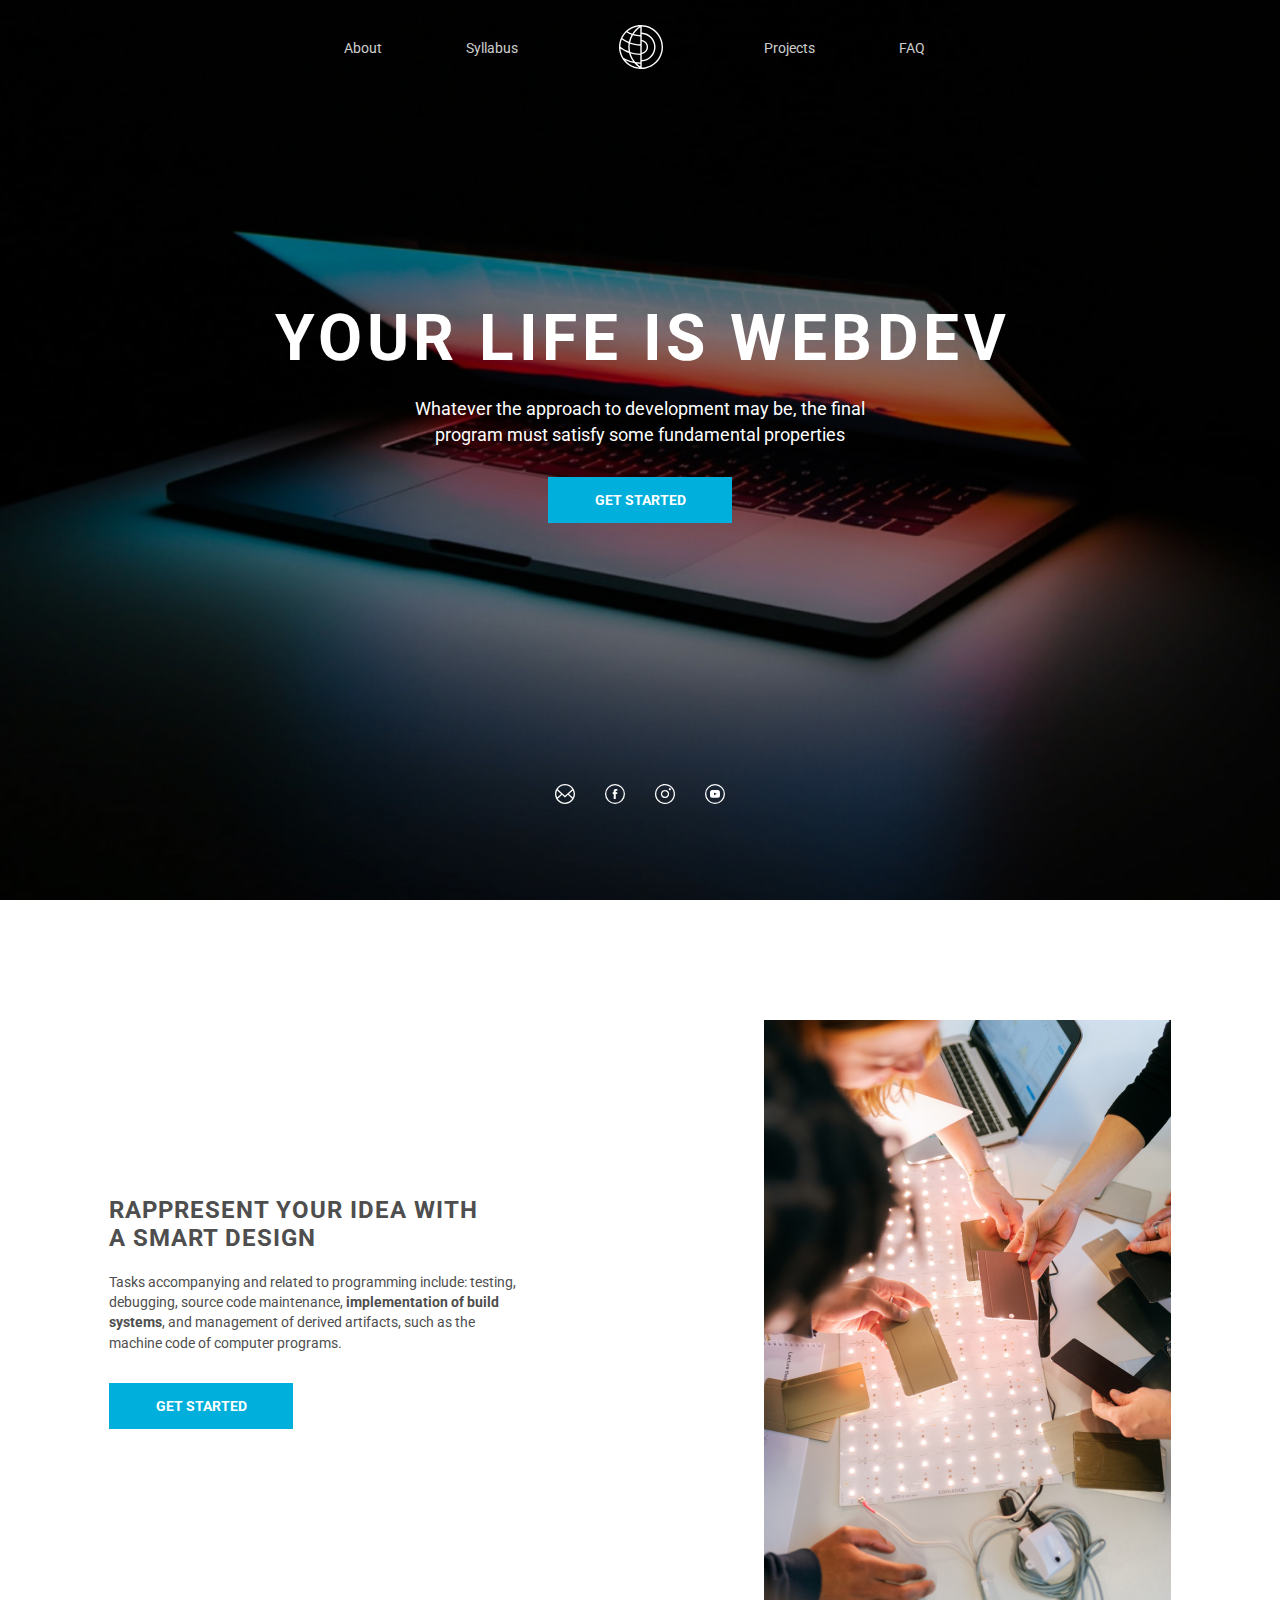
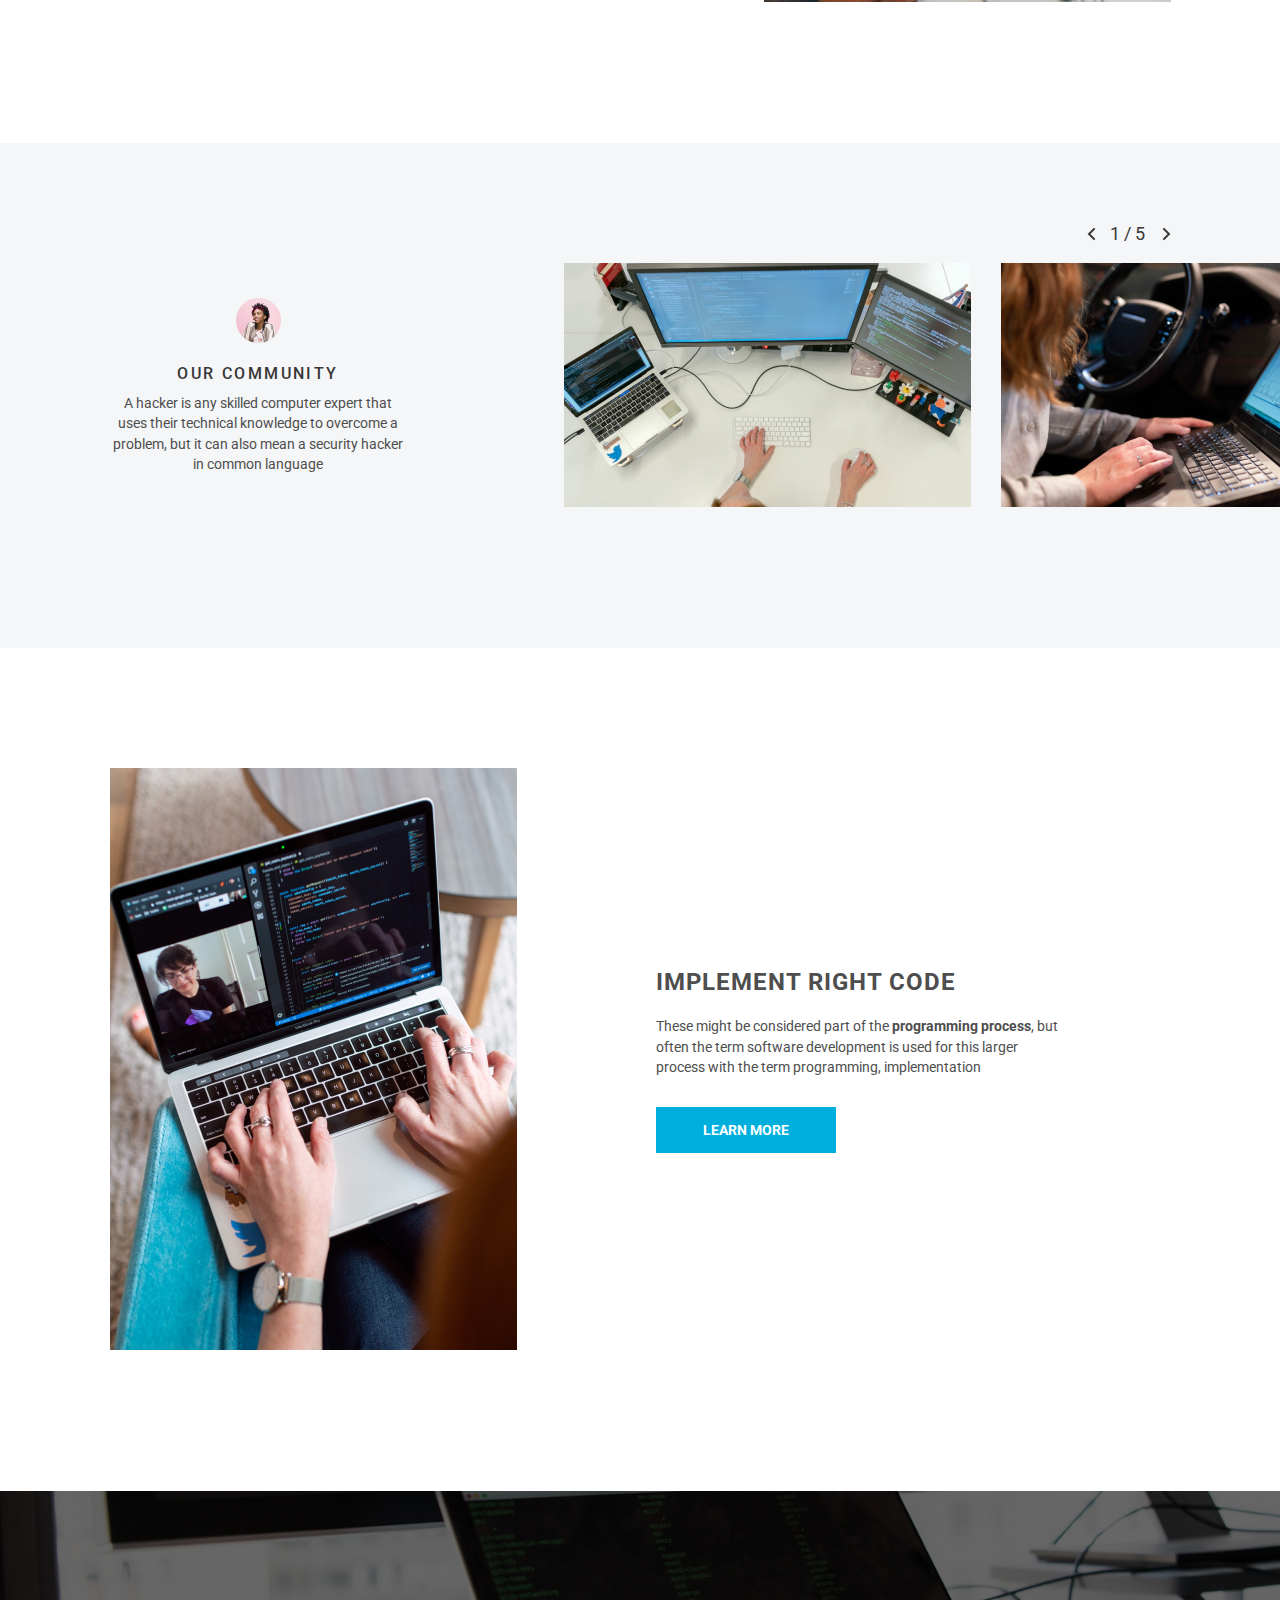
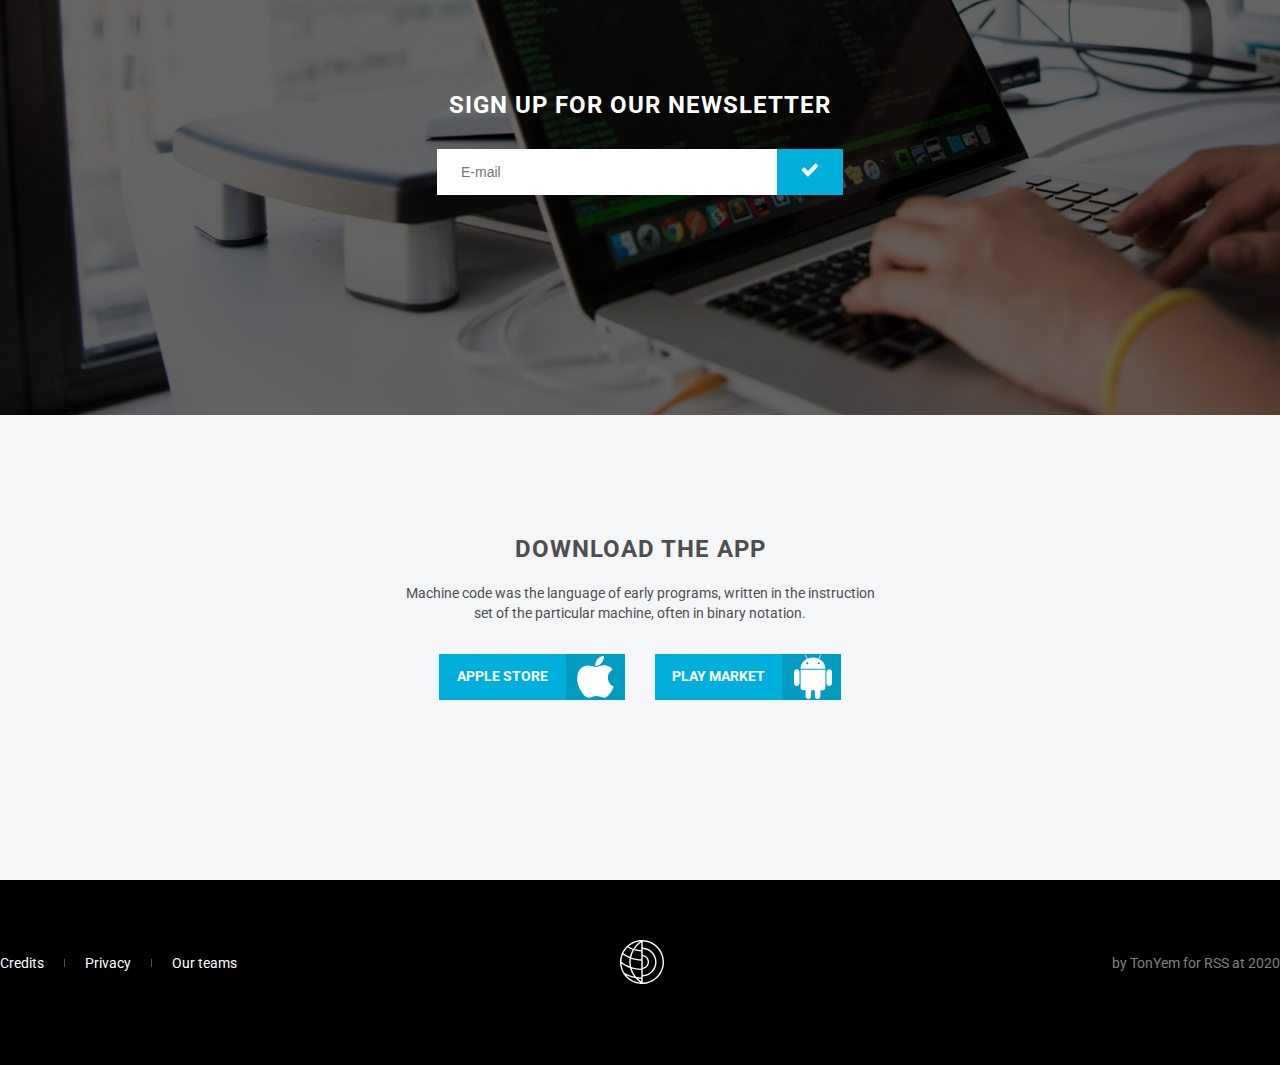
<file: index.html>
<!DOCTYPE HTML>
<html lang="en">
<head>
    <meta charset=utf-8>
    <title>No Phototime</title>
    <link href="https://fonts.googleapis.com/css2?family=Roboto:ital,wght@0,100;0,300;0,400;0,500;0,700;0,900;1,100;1,300;1,400;1,500;1,700;1,900&display=swap" rel="stylesheet"> 
    <link rel="stylesheet" href="style.css">
</head>
<body>
<header>
    <div class="container">
        <nav>
            <div class="side_nav">
                <a class="nav_link" href="#">About</a>
                <a class="nav_link" href="#">Syllabus</a>                    
            </div>
            <div id="logo"><img src="assets/Vector.svg" alt="logo"></div>
            <div class="side_nav">
                <a class="nav_link" href="#">Projects</a>
                <a class="nav_link" href="#">FAQ</a>                    
            </div>
        </nav>
     </div>
</header>

<div class="socials">
    <div class="container">
        <div class="socials_content">
            <a class="social_link" href="#"><img src="assets/mail.svg" alt="mail"></a>
            <a class="social_link" href="#"><img src="assets/facebook_fff.svg" alt="mail"></a>
            <a class="social_link" href="#"><img src="assets/insta_fff.svg" alt="mail"></a>
            <a class="social_link" href="#"><img src="assets/telegram_fff.svg" alt="mail"></a>
        </div>
    </div>
</div>

<div class="intro">
    <div class="container">
        <div class="inner_intro">
            <div class="intro_content">
                <h1 class="intro_title">your life is WebDev</h1>
                <p class="intro_text">Whatever the approach to development may be, the final program must satisfy some fundamental properties</p>
                <a class="start_button" href="#">Get started</a>
            </div>
        </div> 
    </div>
</div>

<div class="rappresent">
    <div class="container">
        <div class="inner_rappresent">
            <div class="rappresent_content">
                <h2 class="subtitle">Rappresent your idea with <br>a smart Design</h2>
                <p class="text_block">Tasks accompanying and related to programming include: testing, debugging, source code maintenance, <b>implementation of build systems</b>, and management of derived artifacts, such as the machine code of computer programs. </p>
                <a class="start_button" href="#">Get started</a>
            </div>
            <div class="spacer_img"></div>
            <div class="content_image">
                <img src="assets/content-image-1.jpg" alt="pic">
            </div>
        </div>
    </div>
</div>

<div class="community gray_bg">
    <div class="container">        
        <div class="inner_community">
            <div class="user_card">
                <div class="userpic_wrapper">
                    <img src="assets/userpic.png" alt="userpic">
                </div>
                <h3 class="user_card_title">our community</h3>
                <p class="user_card_text">A hacker is any skilled computer expert that uses their technical knowledge to overcome a problem, but it can also mean a security hacker in common language</p>
            </div>

            <div class="nav_slider">
                <div class="slider_nav_btn"><a class="slider_btn" href="#"><img src="assets/left-arrow.svg" alt="prev"></a></div>
                <p class="slider_counter">1 / 5</p>
                <div class="slider_nav_btn"><a class="slider_btn" href="#"><img src="assets/right-arrow.svg" alt="next"></a></div>
            </div>

            <div class="slider">
                <div class="slide" id="slide-1"></div>
                <div class="slide" id="slide-2"></div>
                <div class="slide" id="slide-3"></div>
            </div> 
        </div>                
    </div>    
</div>

<div class="rappresent">
    <div class="container">
        <div class="inner_implement">
            <div class="content_image">
                <img src="assets/pexel-3.jpg" alt="pic">
            </div>
            <div class="spacer_img2"></div>
            <div class="rappresent_content">
                <h2 class="subtitle">Implement right Code</h2>
                <p class="text_block">These might be considered part of the <b>programming process</b>, but often the term software development is used for this larger process with the term programming, implementation</p>
                <a class="start_button learn_button" href="#">Learn more</a>
            </div>                        
        </div>
    </div>
</div>

<div class="signup">
    <div class="container">
        <div class="inner_signup">
            <p class="title-email-form">sign up for our newsletter</p>
                
            <form class="email-form">
                <input type="text" placeholder="E-mail" name="email">
                <button class="hover" type="submit"><img src="assets/fa-check.svg" alt="submit"></button>
            </form>            
        </div> 
    </div>
</div>

<div class="downloads">
    <div class="container">
        <div class="inner_downloads">
            <div class="downloads_block">
                <h2 class="subtitle">Download the App</h2>
                <p class="text_block_download">Machine code was the language of early programs, written in the instruction set of the particular machine, often in binary notation.</p>         
                <div class="download_buttons">
                    <div class="download_button hover">
                        <div class="left-sb">apple store</div>
                        <div class="right-sb"><img src="assets/apple.svg" alt="Apple"></div>
                    </div>
                    <div class="download_button hover">
                        <div class="left-sb">Play Market</div>
                        <div class="right-sb"><img src="assets/android.svg" alt="Android"></div>
                    </div>
                </div>
            </div>
        </div>
    </div>
</div>

<footer>
    <div class="container">
        <div class="inner_footer">
            <div class="additional_menu">
                <ul>
                    <li><a href="#">Credits</a></li>
                    <div class="vertical"></div> 
                    <li><a href="#">Privacy</a></li>
                    <div class="vertical"></div> 
                    <li><a href="#">Our teams</a></li>                        
                </ul>
            </div>

            <a class="nav__link-logo" href="#"><img src="assets/Vector.svg" alt="logo"></a>

            <p class="copyright">by TonYem for RSS at 2020</p>
        </div>
    </div>
</footer>

</body>
</html>
</file>
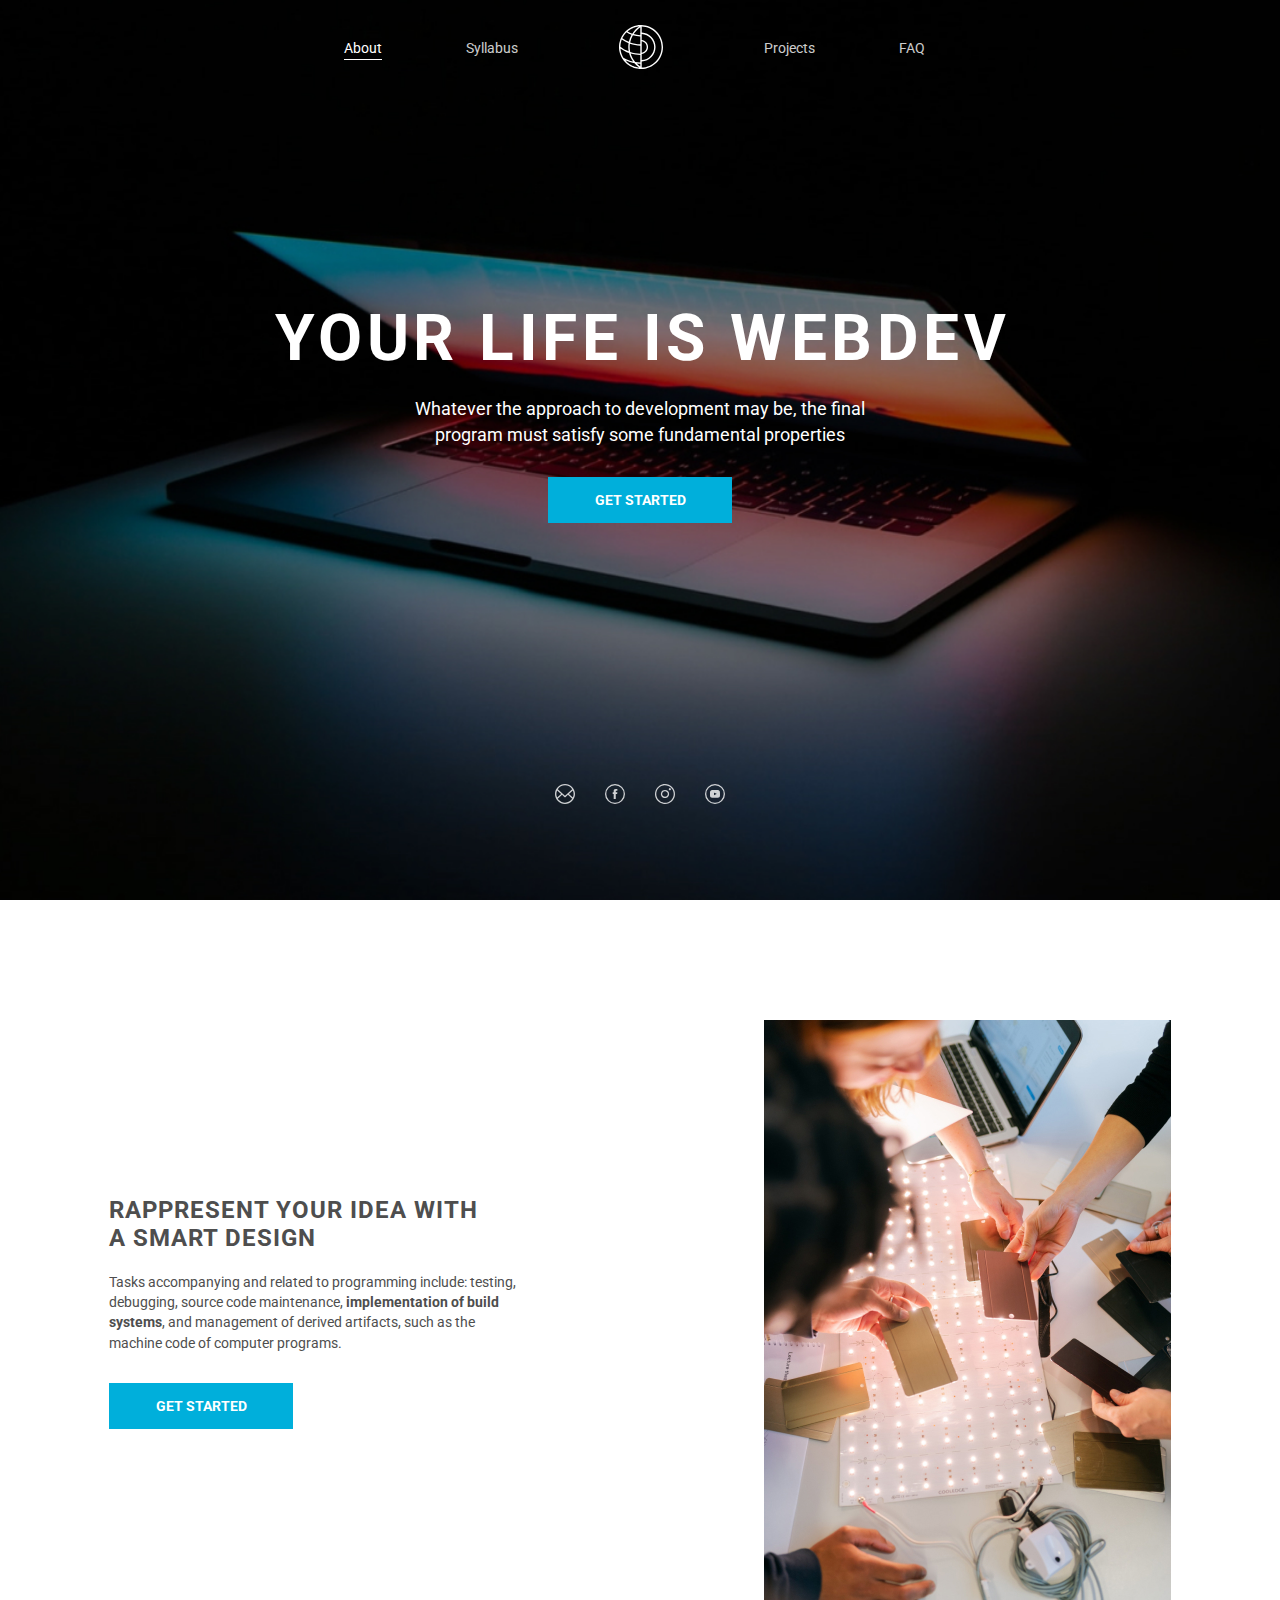
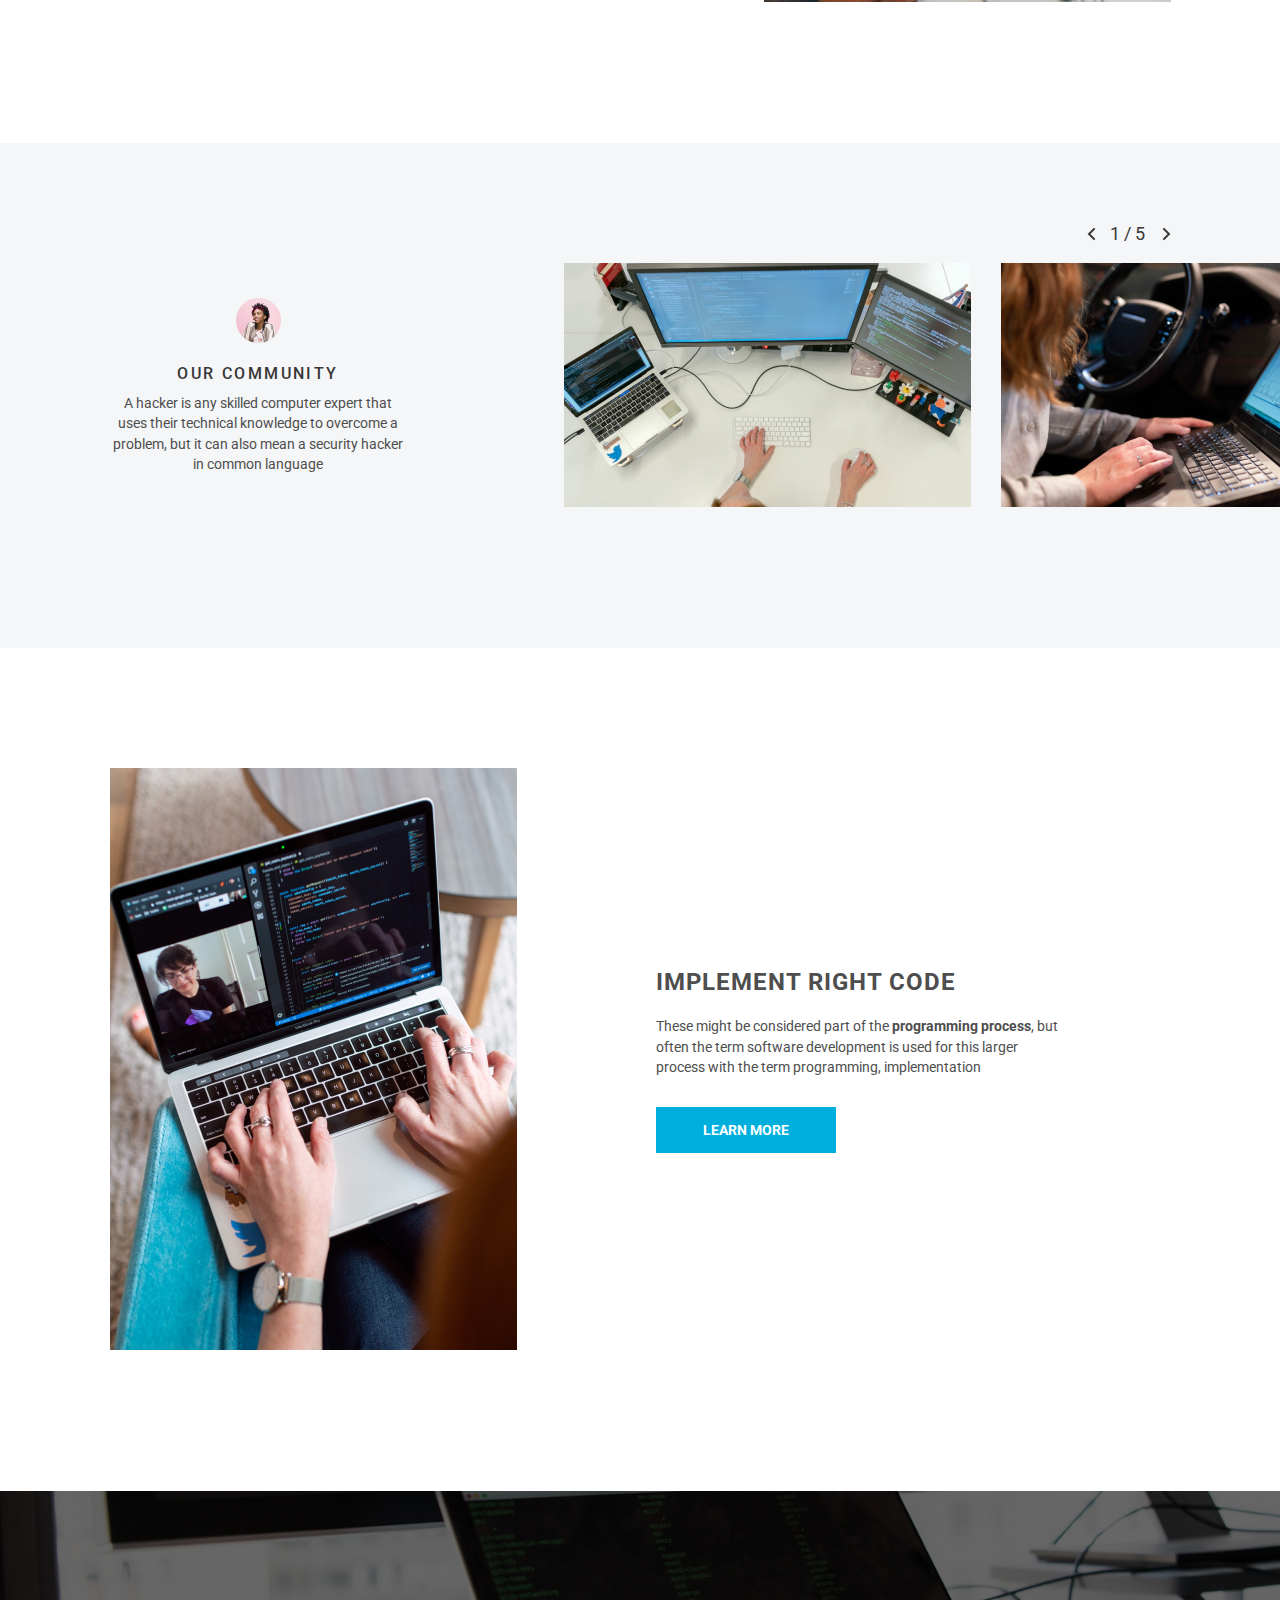
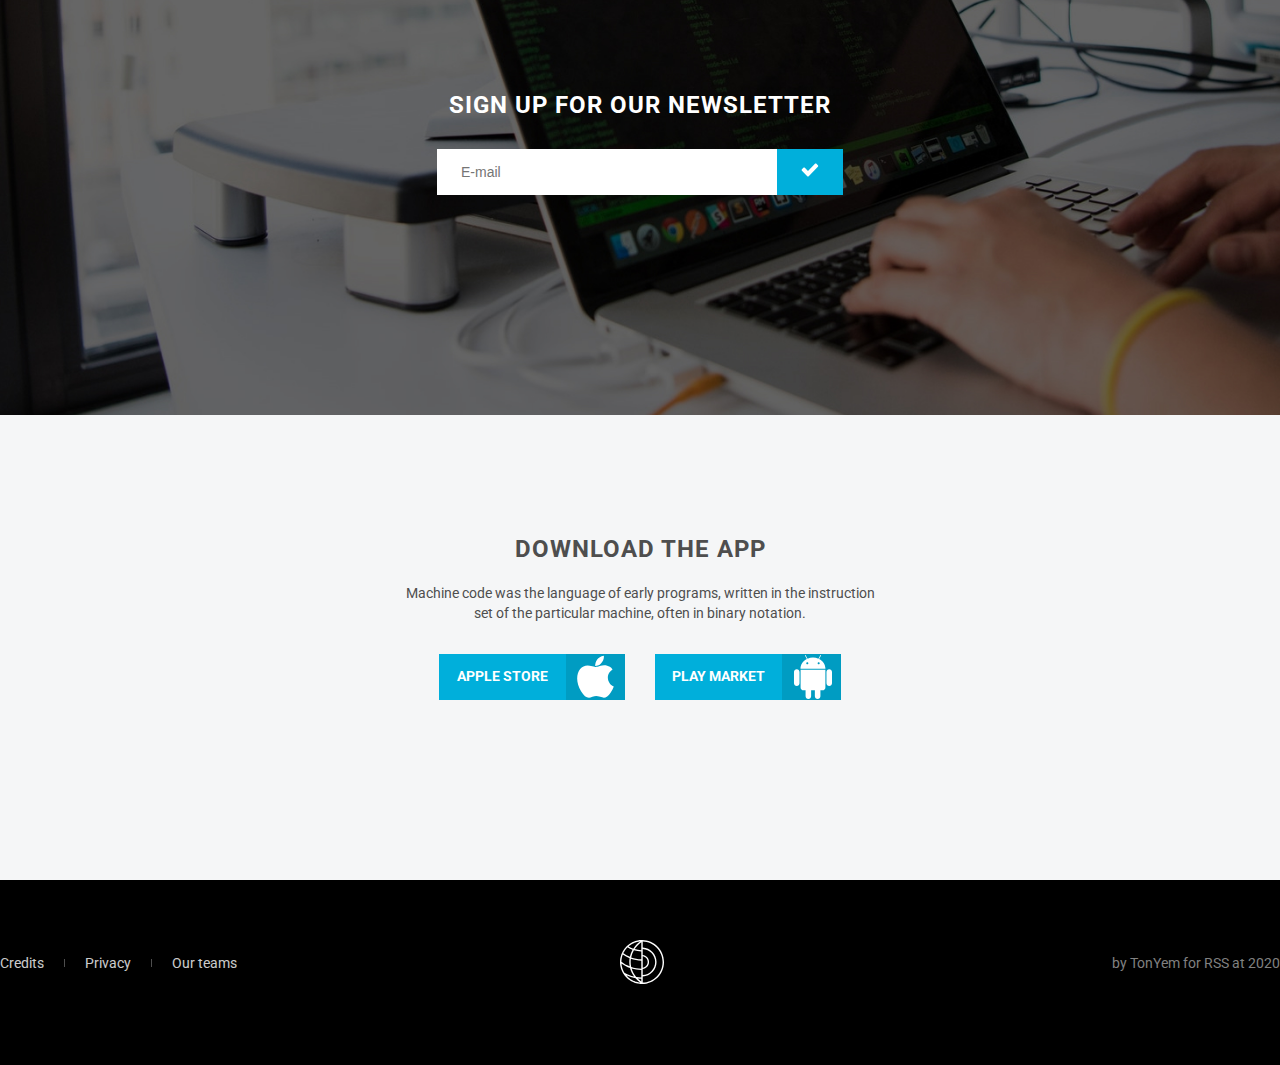
<file: webdev/index.html>
<!DOCTYPE HTML>
<html lang="en">
<head>
    <meta charset=utf-8>
    <title>No Phototime</title>
    <link href="https://fonts.googleapis.com/css2?family=Roboto:ital,wght@0,100;0,300;0,400;0,500;0,700;0,900;1,100;1,300;1,400;1,500;1,700;1,900&display=swap" rel="stylesheet"> 
    <link rel="stylesheet" href="style.css">
</head>
<body>
<header>
    <div class="container">
    <h1 class="task">webdev</h1>
        <nav>
            <div class="side_nav">
                <a class="nav_link task_nav task_nav_link" href="#">About</a>
                <a class="nav_link" href="#">Syllabus</a>                    
            </div>
            <div id="logo"><img src="assets/Vector.svg" alt="logo"></div>
            <div class="side_nav">
                <a class="nav_link" href="#">Projects</a>
                <a class="nav_link" href="#">FAQ</a>                    
            </div>
        </nav>
     </div>
</header>

<div class="socials">
    <div class="container">
        <div class="socials_content">
            <a class="social_link" href="#"><img src="assets/mail.svg" alt="mail"></a>
            <a class="social_link" href="#"><img src="assets/facebook_fff.svg" alt="mail"></a>
            <a class="social_link" href="#"><img src="assets/insta_fff.svg" alt="mail"></a>
            <a class="social_link" href="#"><img src="assets/telegram_fff.svg" alt="mail"></a>
        </div>
    </div>
</div>

<div class="intro">
    <div class="container">
        <div class="inner_intro">
            <div class="intro_content">
                <h1 class="intro_title">your life is WebDev</h1>
                <p class="intro_text">Whatever the approach to development may be, the final program must satisfy some fundamental properties</p>
                <a class="start_button" href="#">Get started</a>
            </div>
        </div> 
    </div>
</div>

<div class="rappresent">
    <div class="container">
        <div class="inner_rappresent">
            <div class="rappresent_content">
                <h2 class="subtitle">Rappresent your idea with <br>a smart Design</h2>
                <p class="text_block">Tasks accompanying and related to programming include: testing, debugging, source code maintenance, <strong>implementation of build systems</strong>, and management of derived artifacts, such as the machine code of computer programs. </p>
                <a class="start_button" href="#">Get started</a>
            </div>
            <div class="spacer_img"></div>
            <div class="content_image">
                <img src="assets/content-image-1.jpg" alt="pic">
            </div>
        </div>
    </div>
</div>

<div class="community gray_bg">
    <div class="container">        
        <div class="inner_community">
            <div class="user_card">
                <div class="userpic_wrapper">
                    <img src="assets/userpic.png" alt="userpic">
                </div>
                <h3 class="user_card_title">our community</h3>
                <p class="user_card_text">A hacker is any skilled computer expert that uses their technical knowledge to overcome a problem, but it can also mean a security hacker in common language</p>
            </div>

            <div class="nav_slider">
                <div class="slider_nav_btn"><a class="slider_btn" href="#"><img src="assets/left-arrow.svg" alt="prev"></a></div>
                <p class="slider_counter">
                    <span>1</span>
                    <span>/</span>
                    <span>5</span>
                </p>
                <div class="slider_nav_btn"><a class="slider_btn" href="#"><img src="assets/right-arrow.svg" alt="next"></a></div>
            </div>

            <div class="slider">
                <div class="slide" id="slide-1"></div>
                <div class="slide" id="slide-2"></div>
                <div class="slide" id="slide-3"></div>
            </div> 
        </div>                
    </div>    
</div>

<div class="rappresent">
    <div class="container">
        <div class="inner_implement">
            <div class="content_image">
                <img src="assets/pexel-3.jpg" alt="pic">
            </div>
            <div class="spacer_img2"></div>
            <div class="rappresent_content">
                <h2 class="subtitle">Implement right Code</h2>
                <p class="text_block">These might be considered part of the <strong>programming process</strong>, but often the term software development is used for this larger process with the term programming, implementation</p>
                <a class="start_button learn_button" href="#">Learn more</a>
            </div>                        
        </div>
    </div>
</div>

<div class="signup">
    <div class="container">
        <div class="inner_signup">
            <p class="title-email-form">sign up for our newsletter</p>
                
            <form class="email-form" action="#">
                <input type="email" required placeholder="E-mail" name="email">
                <button class="hover" type="submit"><img src="assets/fa-check.svg" alt="submit"></button>
            </form>            
        </div> 
    </div>
</div>

<div class="downloads">
    <div class="container">
        <div class="inner_downloads">
            <div class="downloads_block">
                <h2 class="subtitle">Download the App</h2>
                <p class="text_block_download">Machine code was the language of early programs, written in the instruction set of the particular machine, often in binary notation.</p>         
                <div class="download_buttons">
                    <div class="download_button hover">
                        <div class="left-sb">apple store</div>
                        <div class="right-sb"><img src="assets/apple.svg" alt="Apple"></div>
                    </div>
                    <div class="download_button hover">
                        <div class="left-sb">Play Market</div>
                        <div class="right-sb"><img src="assets/android.svg" alt="Android"></div>
                    </div>
                </div>
            </div>
        </div>
    </div>
</div>

<footer>
    <div class="container">
        <div class="inner_footer">
            <div class="additional_menu">
                <ul>
                    <li><a class="am_link" href="#">Credits</a></li>
                    <div class="vertical"></div> 
                    <li><a class="am_link" href="#">Privacy</a></li>
                    <div class="vertical"></div> 
                    <li><a class="am_link" href="#">Our teams</a></li>                        
                </ul>
            </div>

            <a class="nav__link-logo" href="#"><img src="assets/Vector.svg" alt="logo"></a>

            <p class="copyright">by TonYem for RSS at 2020</p>
        </div>
    </div>
</footer>

</body>
</html>
</file>
<file: style.css>
body {
    margin: 0px;
    padding: 0px;    
    line-height: 140%;
    font-size: 14px;
    font-family: 'Roboto', sans-serif;
    color: #4E4E4E;
}

*,
*:before,
*:after {
    box-sizing: border-box;
}

/* Header */

header {
    position: absolute;
    top: 0px;
    left: 0px;
    right: 0px;
    z-index: 1000;
}

nav {
    display: flex;
    flex-direction: row;
    margin: 0px;
    padding-top: 25px; 
    padding-right: 12px;
    align-items: center;  
    justify-content: center;
}

#logo {
    margin-left: 60px;
    margin-right: 60px;
}

.side_nav {    
    padding-bottom: 3px;
    padding-right: 1px;
}

.nav_link {
    position: relative;
    display: inline-block;
    vertical-align: top;
    margin-left: 41px;
    margin-right: 40px;
    color: #FFFFFF;
    opacity: 0.8;
    text-decoration: none;
    transition: opacity .1s linear;
}

.nav_link:after {
    position: absolute;
    top: 100%;
    left: 0px;
    z-index: 1;
    content: "";
    display: block;
    width: 100%;
    height: 1px;
    background-color: #FFFFFF;
    opacity: 0;
    transition: opacity .1s linear;
}

.nav_link:hover {
    opacity: 1;
}

.nav_link:hover:after {
    opacity: 1;
}

/* intro */

.intro {
    width: 100%;
    height: 100vh;
    background: url("assets/ales-nesetril-Im7lZjxeLhg-unsplash.jpg") center no-repeat;
    background-size: cover;
}

.container {
    width: 100%;
    max-width: 1280px;     
    margin: 0px auto;
}

.inner_intro {
    width: 100%;
    height: 100vh;
    display: flex;
    flex-direction: column;
    justify-content: center;
}

h1.intro_title {
    font-weight: bold;
    font-size: 64px;
    line-height: 75px;
    letter-spacing: 4.5px;
    text-transform: uppercase;
    margin-bottom: 0px;
    margin-top: 0px;
    margin-left: 5px;
}

p.intro_text {
    width: 504px;
    margin-top: 20px;
    margin-bottom: 30px;
    text-align: center;
    font-weight: normal;
    font-size: 18px;
    line-height: 140%;
}

.intro_content {
    display: flex;
    position: relative;
    bottom: 38px;
    flex-direction: column;
    align-items: center;
    justify-content: center;
    justify-items: center;
    color: #FFFFFF;
}

/* socials */

.socials {
    position: absolute;
    bottom: 0px;
    left: 0px;
    right: 0px;
    z-index: 1000;
}

.socials_content {
    display: flex;    
    justify-content: center;
    margin-bottom: 90px;
}

.social_link {
    margin-left: 15px;
    margin-right: 15px;
}

/* button */

.start_button {
    width: 184px;
    height: 46px;
    margin: 0px;
    background-color: #00AFDB;
    border: none;
    color: white;    
    text-align: center;
    text-decoration: none;
    display: flex;
    font-weight: bold;
    font-size: 14px;
    line-height: 16px;
    align-items: center;
    text-align: center;
    text-transform: uppercase;
    justify-content: center;
    cursor: pointer;
}

.start_button:hover {
    background: #009CC2;
}

.learn_button {
    width: 180px;
}

/* rappresent */

.rappresent {
    width: 100%;
}

p.text_block {
    font-weight: normal;
    font-size: 14px;
    line-height: 145%;
    color: #4E4E4E;
    text-align: left;
    padding: 0px;
    margin-top: 20px;
    margin-bottom: 30px;
}

h2.subtitle {
    font-weight: bold;
    font-size: 24px;
    line-height: 28px;
    letter-spacing: 1px;
    text-transform: uppercase;
    padding: 0px;
    margin: 0px;
}

.rappresent_content { 
    position: relative;
    width: 407px;
    height: auto;    
    bottom: 9px;
}

.inner_rappresent {
    display: flex;
    justify-content: center;
    align-items: center;
}

.content_image {    
    margin-top: 120px;
    margin-bottom: 135px;
}

.spacer_img {
    width: 248px;
}

.gray_bg {
    background: #F5F6F7;
}

/* our community */

.community {
    height: auto;
    margin: 0px;
    border: 0px;
}

.inner_community {
    width: 100%;
    display: flex;
    flex-direction: row;        
    margin: 0px;
    border: 0px;
}

.user_card {
    width: 298px;
    display: flex;
    margin-left: 109px;
    margin-right: 180px;
    margin-top: 155px;
    margin-bottom: 160px;    
    flex-direction: column;
    justify-content: center;
    align-items: center;
}

h3.user_card_title {
    font-weight: 500;
    font-size: 16px;
    line-height: 20px;
    letter-spacing: 2.4px;
    text-transform: uppercase;
    color: #373737;
    margin-top: 16px;
    margin-bottom: 0px;
}

p.user_card_text {
    font-weight: normal;
    font-size: 14px;
    line-height: 145%;
    display: flex;
    align-items: flex-end;
    text-align: center;
    color: #4E4E4E;
    margin-top: 9px;
}

/* slider */

.slider {
    position: absolute;
    width: 55.9%;    
    right: 0;
    display: flex;
    flex-direction: row;
    overflow-x: hidden;
    flex-wrap: nowrap;
    scroll-snap-type: x mandatory; 
    margin-top: 120px;
    margin-bottom: 136px;
}

.slide {
    width: 407px;
    height: 244px;
    flex-shrink: 0;
    flex: 0 0 auto;
    margin-right: 30px;
}

#slide-1 {
    background: url(assets/slide1.jpg), #C4C4C4;
}

#slide-2 {
    background: url(assets/slide2.jpg), #C4C4C4;
}

#slide-3 {
    background: url(assets/slide3.jpg), #C4C4C4;
}

/* slider navigate */

.nav_slider {
    width: 100px;
    height: 18px;
    position: relative;
    display: flex;
    top: 84px;
    left: 500px;
}

p.slider_counter {    
    font-size: 18px;
    line-height: 100%;
    color: #373737;
    letter-spacing: 0pt;
    margin-left: 14px;
    margin-right: 12px;
    margin-top: -2px;
}

.slider_nav_btn {
    width: 9px;
    height: 14px;    
}

.slider_btn {
    opacity: 1;
    transition: opacity .1s linear;
}

.slider_btn:hover {
    opacity: 0.6;
}

.spacer_img2 {
    width: 139px;
}

.inner_implement {
    display: flex;
    justify-content: center;
    align-items: center;
    margin-left: -108px;
}

/* sign up */

.signup {
    width: 100%;
    height: 524px;
    background: url("assets/pexels-christina-morillo-1181675.jpg") no-repeat;
    background-size: cover;
}

.inner_signup {
    width: 100%;
    height: 480px;
    display: flex;
    flex-direction: column;
    justify-content: center;
    align-items: center;    
}

/* sign up form */

.email-form {
    display: flex;
    flex-direction: row;
    height: 46px;
}

.email-form input[type=text] {
    width: 340px;
    height: 46px;
    padding-top: 10px;
    padding-left: 24px;
    padding-bottom: 10px;
    font-weight: normal;
    font-size: 14px;
    border: none;
    background: #FFFFFF;
    line-height: 145%;
    display: flex;
    outline: none;
    color: #373737;    
}

.email-form input:focus {
    border: 1px solid #00AFDB;
}
  
.email-form button {
    width: 66px;
    height: 46px;
    background: #00AFDB;
    border: none;
    cursor: pointer;
}

.email-form button:hover {
    background: #009CC2;
}

p.title-email-form {
    font-weight: bold;
    font-size: 24px;
    line-height: 28px;
    display: flex;
    text-align: center;
    letter-spacing: 1px;
    text-transform: uppercase;
    color: #FFFFFF;
    margin-bottom: 30px;
}

/* downloads */

.downloads {
    width: 100%;
    background-color: #F5F6F7;
}

.downloads_block {
    display: flex;
    flex-direction: column;
    width: 480px;
    justify-content: center;
    align-items: center;
    margin-top: 120px;
    margin-bottom: 180px;
}

.inner_downloads {
    display: flex;
    justify-content: center;
}

.download_button {
    width: 186px;
    height: 46px;
    display: flex;
    flex-direction: row;
    align-items: center;
    justify-content: center;
    justify-items: center;
    margin-left: 30px;
    background-color: #00AFDB;
    cursor: pointer;
}

.download_button:hover {
    background-color: #009CC2;
}

.download_button:first-child {
    margin-left: 0px;
}

.download_buttons {    
    display: flex;
    flex-direction: row;
    align-items: center;
    justify-content: center;
    justify-items: center;
}

.left-sb {
    width: 127px;
    height: 46px;
    font-weight: bold;
    display: flex;
    align-items: center;
    justify-content: center;
    text-transform: uppercase;
    color: #FFFFFF;
}

.right-sb {
    width: 59px;
    height: 46px;
    display: flex;    
    justify-content: center;
    background-color: #009CC2;
}

p.text_block_download {
    font-style: normal;
    font-weight: normal;
     line-height: 145%;
    color: #4E4E4E;
    text-align: center;
    padding: 0px;
    margin-top: 20px;
    margin-bottom: 30px;
}

/* footer */

footer {
    height: 185px;
    background: #000000;
}

.inner_footer {
    position: relative;
    width: 100%;
    display: flex;
    top: 60px;
    justify-content: space-between;
}

.additional_menu {
    text-decoration: none;
    color: #FFFFFF;    
}

.additional_menu ul {
    display: flex;
    flex-direction: row;
    list-style: none;
    padding-left: 0px;
}

.additional_menu li {
    margin-right: 20px;
}

.vertical { 
    margin-top: 5px;
    margin-right: 20px;
    border-left: 1px solid #4E4E4E;
    height: 8px; 
} 

.copyright {
    color: #818181;
}

a {
    text-decoration: none;
    color: #FFFFFF;
}

.nav__link-logo {
    position: relative;
    left: -43px;
}
</file>
<file: webdev/style.css>
body {
    margin: 0px;
    padding: 0px;    
    line-height: 140%;
    font-size: 14px;
    font-family: 'Roboto', sans-serif;
    color: #4E4E4E;
}

*,
*:before,
*:after {
    box-sizing: border-box;
}

.task {
    position: absolute;
    display: none;
}

/* Header */

header {
    position: absolute;
    top: 0px;
    left: 0px;
    right: 0px;
    z-index: 1000;
}

nav {
    display: flex;
    flex-direction: row;
    margin: 0px;
    padding-top: 25px; 
    padding-right: 12px;
    align-items: center;  
    justify-content: center;
}

#logo {
    margin-left: 60px;
    margin-right: 60px;
}

.side_nav {    
    padding-bottom: 3px;
    padding-right: 1px;
}

.nav_link {
    position: relative;
    display: inline-block;
    vertical-align: top;
    margin-left: 41px;
    margin-right: 40px;
    color: #FFFFFF;
    opacity: 0.8;
    text-decoration: none;
    transition: opacity .1s linear;
}

.task_nav:after  {
    position: absolute;
    top: 100%;
    left: 0px;
    z-index: 1;
    content: "";
    display: block;
    width: 100%;
    height: 1px;
    background-color: #FFFFFF;
    opacity: 1;
}

.task_nav_link {
    opacity: 1;
}

.nav_link:before {
    position: absolute;
    top: 100%;
    left: 0px;
    z-index: 1;
    content: "";
    display: block;
    width: 100%;
    height: 1px;
    background-color: #FFFFFF;
    opacity: 0;
    transition: opacity .1s linear;
}

.nav_link:hover {
    opacity: 1;
}

.nav_link:hover:before {
    opacity: 1;
}

/* intro */

.intro {
    width: 100%;
    height: 100vh;
    background: url("assets/ales-nesetril-Im7lZjxeLhg-unsplash.jpg") center no-repeat;
    background-size: cover;
}

.container {
    width: 100%;
    max-width: 1280px;     
    margin: 0px auto;
}

.inner_intro {
    width: 100%;
    height: 100vh;
    display: flex;
    flex-direction: column;
    justify-content: center;
}

h1.intro_title {
    font-weight: bold;
    font-size: 64px;
    line-height: 75px;
    letter-spacing: 4.5px;
    text-transform: uppercase;
    margin-bottom: 0px;
    margin-top: 0px;
    margin-left: 5px;
}

p.intro_text {
    width: 504px;
    margin-top: 20px;
    margin-bottom: 30px;
    text-align: center;
    font-weight: normal;
    font-size: 18px;
    line-height: 140%;
}

.intro_content {
    display: flex;
    position: relative;
    bottom: 38px;
    flex-direction: column;
    align-items: center;
    justify-content: center;
    justify-items: center;
    color: #FFFFFF;
}

/* socials */

.socials {
    position: absolute;
    bottom: 0px;
    left: 0px;
    right: 0px;
    z-index: 1000;
}

.socials_content {
    display: flex;    
    justify-content: center;
    margin-bottom: 90px;
}

.social_link {
    margin-left: 15px;
    margin-right: 15px;
    opacity: 0.8;
    transition: opacity .1s linear;
}

.social_link:hover {
    opacity: 1;
}

/* button */

.start_button {
    width: 184px;
    height: 46px;
    margin: 0px;
    background-color: #00AFDB;
    border: none;
    color: white;    
    text-align: center;
    text-decoration: none;
    display: flex;
    font-weight: bold;
    font-size: 14px;
    line-height: 16px;
    align-items: center;
    text-align: center;
    text-transform: uppercase;
    justify-content: center;
    cursor: pointer;
}

.start_button:hover {
    background: #009CC2;
}

.learn_button {
    width: 180px;
}

/* rappresent */

.rappresent {
    width: 100%;
}

p.text_block {
    font-weight: normal;
    font-size: 14px;
    line-height: 145%;
    color: #4E4E4E;
    text-align: left;
    padding: 0px;
    margin-top: 20px;
    margin-bottom: 30px;
}

h2.subtitle {
    font-weight: bold;
    font-size: 24px;
    line-height: 28px;
    letter-spacing: 1px;
    text-transform: uppercase;
    padding: 0px;
    margin: 0px;
}

.rappresent_content { 
    position: relative;
    width: 407px;
    height: auto;    
    bottom: 9px;
}

.inner_rappresent {
    display: flex;
    justify-content: center;
    align-items: center;
}

.content_image {    
    margin-top: 120px;
    margin-bottom: 135px;
}

.spacer_img {
    width: 248px;
}

.gray_bg {
    background: #F5F6F7;
}

/* our community */

.community {
    height: auto;
    margin: 0px;
    border: 0px;
}

.inner_community {
    width: 100%;
    display: flex;
    flex-direction: row;        
    margin: 0px;
    border: 0px;
}

.user_card {
    width: 298px;
    display: flex;
    margin-left: 109px;
    margin-right: 180px;
    margin-top: 155px;
    margin-bottom: 160px;    
    flex-direction: column;
    justify-content: center;
    align-items: center;
}

h3.user_card_title {
    font-weight: 500;
    font-size: 16px;
    line-height: 20px;
    letter-spacing: 2.4px;
    text-transform: uppercase;
    color: #373737;
    margin-top: 16px;
    margin-bottom: 0px;
}

p.user_card_text {
    font-weight: normal;
    font-size: 14px;
    line-height: 145%;
    display: flex;
    align-items: flex-end;
    text-align: center;
    color: #4E4E4E;
    margin-top: 9px;
}

/* slider */

.slider {
    position: absolute;
    width: 55.9%;    
    right: 0;
    display: flex;
    flex-direction: row;
    overflow-x: hidden;
    flex-wrap: nowrap;
    scroll-snap-type: x mandatory; 
    margin-top: 120px;
    margin-bottom: 136px;
}

.slide {
    width: 407px;
    height: 244px;
    flex-shrink: 0;
    flex: 0 0 auto;
    margin-right: 30px;
}

#slide-1 {
    background: url(assets/slide1.jpg), #C4C4C4;
}

#slide-2 {
    background: url(assets/slide2.jpg), #C4C4C4;
}

#slide-3 {
    background: url(assets/slide3.jpg), #C4C4C4;
}

/* slider navigate */

.nav_slider {
    width: 100px;
    height: 18px;
    position: relative;
    display: flex;
    top: 84px;
    left: 500px;
}

p.slider_counter {    
    font-size: 18px;
    line-height: 100%;
    color: #373737;
    letter-spacing: 0pt;
    margin-left: 14px;
    margin-right: 12px;
    margin-top: -2px;
}

.slider_nav_btn {
    width: 9px;
    height: 14px;    
}

.slider_btn {
    opacity: 1;
    transition: opacity .1s linear;
}

.slider_btn:hover {
    opacity: 0.6;
}

.spacer_img2 {
    width: 139px;
}

.inner_implement {
    display: flex;
    justify-content: center;
    align-items: center;
    margin-left: -108px;
}

/* sign up */

.signup {
    width: 100%;
    height: 524px;
    background: url("assets/pexels-christina-morillo-1181675.jpg") no-repeat;
    background-size: cover;
}

.inner_signup {
    width: 100%;
    height: 480px;
    display: flex;
    flex-direction: column;
    justify-content: center;
    align-items: center;    
}

/* sign up form */

.email-form {
    display: flex;
    flex-direction: row;
    height: 46px;
}

.email-form input[type=email] {
    width: 340px;
    height: 46px;
    padding-top: 10px;
    padding-left: 24px;
    padding-bottom: 10px;
    font-weight: normal;
    font-size: 14px;
    border: none;
    background: #FFFFFF;
    line-height: 145%;
    display: flex;
    outline: none;
    color: #373737;    
}

.email-form input:focus {
    border: 1px solid #00AFDB;
}
  
.email-form button {
    width: 66px;
    height: 46px;
    background: #00AFDB;
    border: none;
    cursor: pointer;
}

.email-form button:hover {
    background: #009CC2;
}

p.title-email-form {
    font-weight: bold;
    font-size: 24px;
    line-height: 28px;
    display: flex;
    text-align: center;
    letter-spacing: 1px;
    text-transform: uppercase;
    color: #FFFFFF;
    margin-bottom: 30px;
}

/* downloads */

.downloads {
    width: 100%;
    background-color: #F5F6F7;
}

.downloads_block {
    display: flex;
    flex-direction: column;
    width: 480px;
    justify-content: center;
    align-items: center;
    margin-top: 120px;
    margin-bottom: 180px;
}

.inner_downloads {
    display: flex;
    justify-content: center;
}

.download_button {
    width: 186px;
    height: 46px;
    display: flex;
    flex-direction: row;
    align-items: center;
    justify-content: center;
    justify-items: center;
    margin-left: 30px;
    background-color: #00AFDB;
    cursor: pointer;
}

.download_button:hover {
    background-color: #009CC2;
}

.download_button:first-child {
    margin-left: 0px;
}

.download_buttons {    
    display: flex;
    flex-direction: row;
    align-items: center;
    justify-content: center;
    justify-items: center;
}

.left-sb {
    width: 127px;
    height: 46px;
    font-weight: bold;
    display: flex;
    align-items: center;
    justify-content: center;
    text-transform: uppercase;
    color: #FFFFFF;
}

.right-sb {
    width: 59px;
    height: 46px;
    display: flex;    
    justify-content: center;
    background-color: #009CC2;
}

p.text_block_download {
    font-style: normal;
    font-weight: normal;
     line-height: 145%;
    color: #4E4E4E;
    text-align: center;
    padding: 0px;
    margin-top: 20px;
    margin-bottom: 30px;
}

/* footer */

footer {
    height: 185px;
    background: #000000;
}

.inner_footer {
    position: relative;
    width: 100%;
    display: flex;
    top: 60px;
    justify-content: space-between;
}

.additional_menu {
    text-decoration: none;
    color: #FFFFFF;    
}

.additional_menu ul {
    display: flex;
    flex-direction: row;
    list-style: none;
    padding-left: 0px;
}

.additional_menu li {
    margin-right: 20px;
}

.vertical { 
    margin-top: 5px;
    margin-right: 20px;
    border-left: 1px solid #4E4E4E;
    height: 8px; 
} 

.copyright {
    color: #818181;
}

a.am_link {
    text-decoration: none;
    color: #FFFFFF;
    opacity: 0.8;
    transition: opacity .1s linear;
}

a.am_link:hover {
    opacity: 1;
}

.nav__link-logo {
    position: relative;
    left: -43px;
}
</file>
